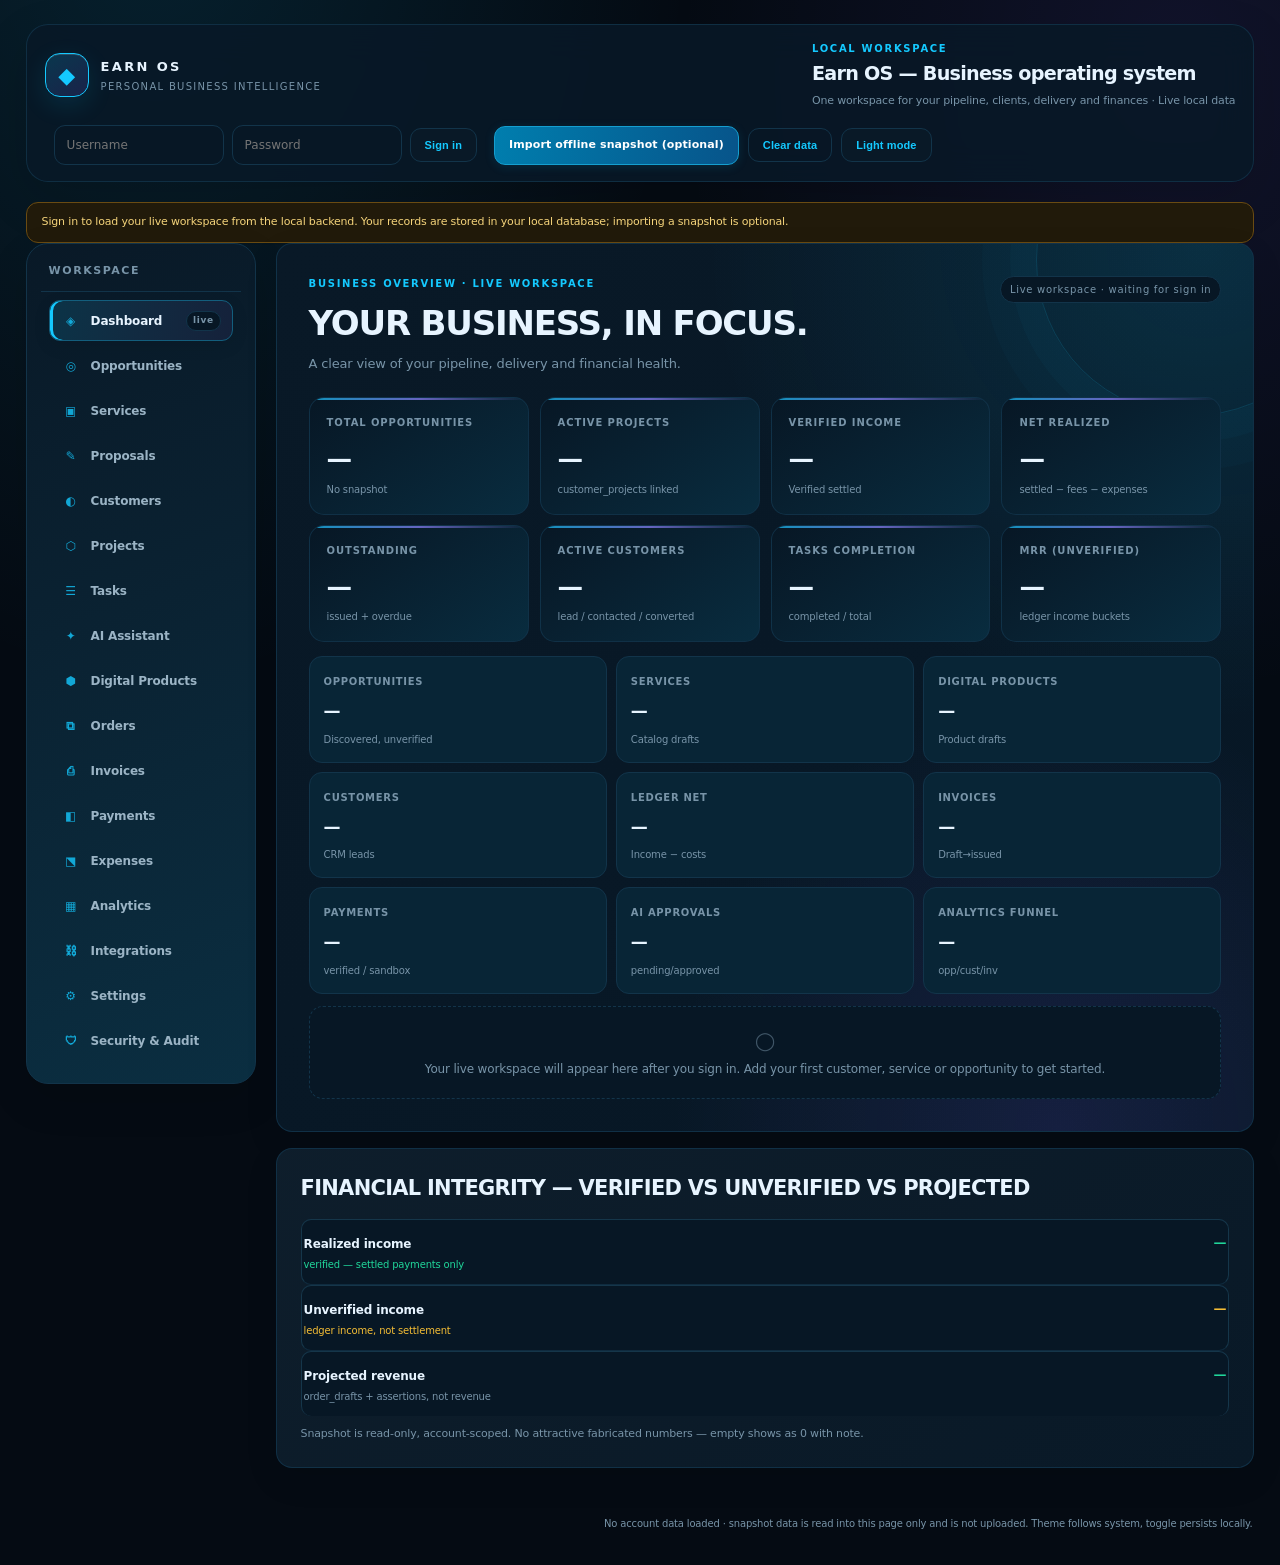
<file: dashboard/index.html>
<!doctype html>
<html lang="en">
<head>
<meta charset="utf-8">
<meta name="viewport" content="width=device-width,initial-scale=1">
<meta name="color-scheme" content="dark light">
<title>Earn OS — Dashboard</title>
</head>
<body style="margin:0;background:#050a12;color:#e7f4ff;font:16px system-ui;padding:40px">
<p>Opening the local workspace…</p>
<p><a href="app.html" style="color:#14c9ff">Continue to Earn OS workspace (M14 SPA, 17 sections)</a> · <a href="connected.html" style="color:#14c9ff">Legacy connected dashboard</a></p>
<script>location.replace("app.html")</script>
</body>
</html>
</file>
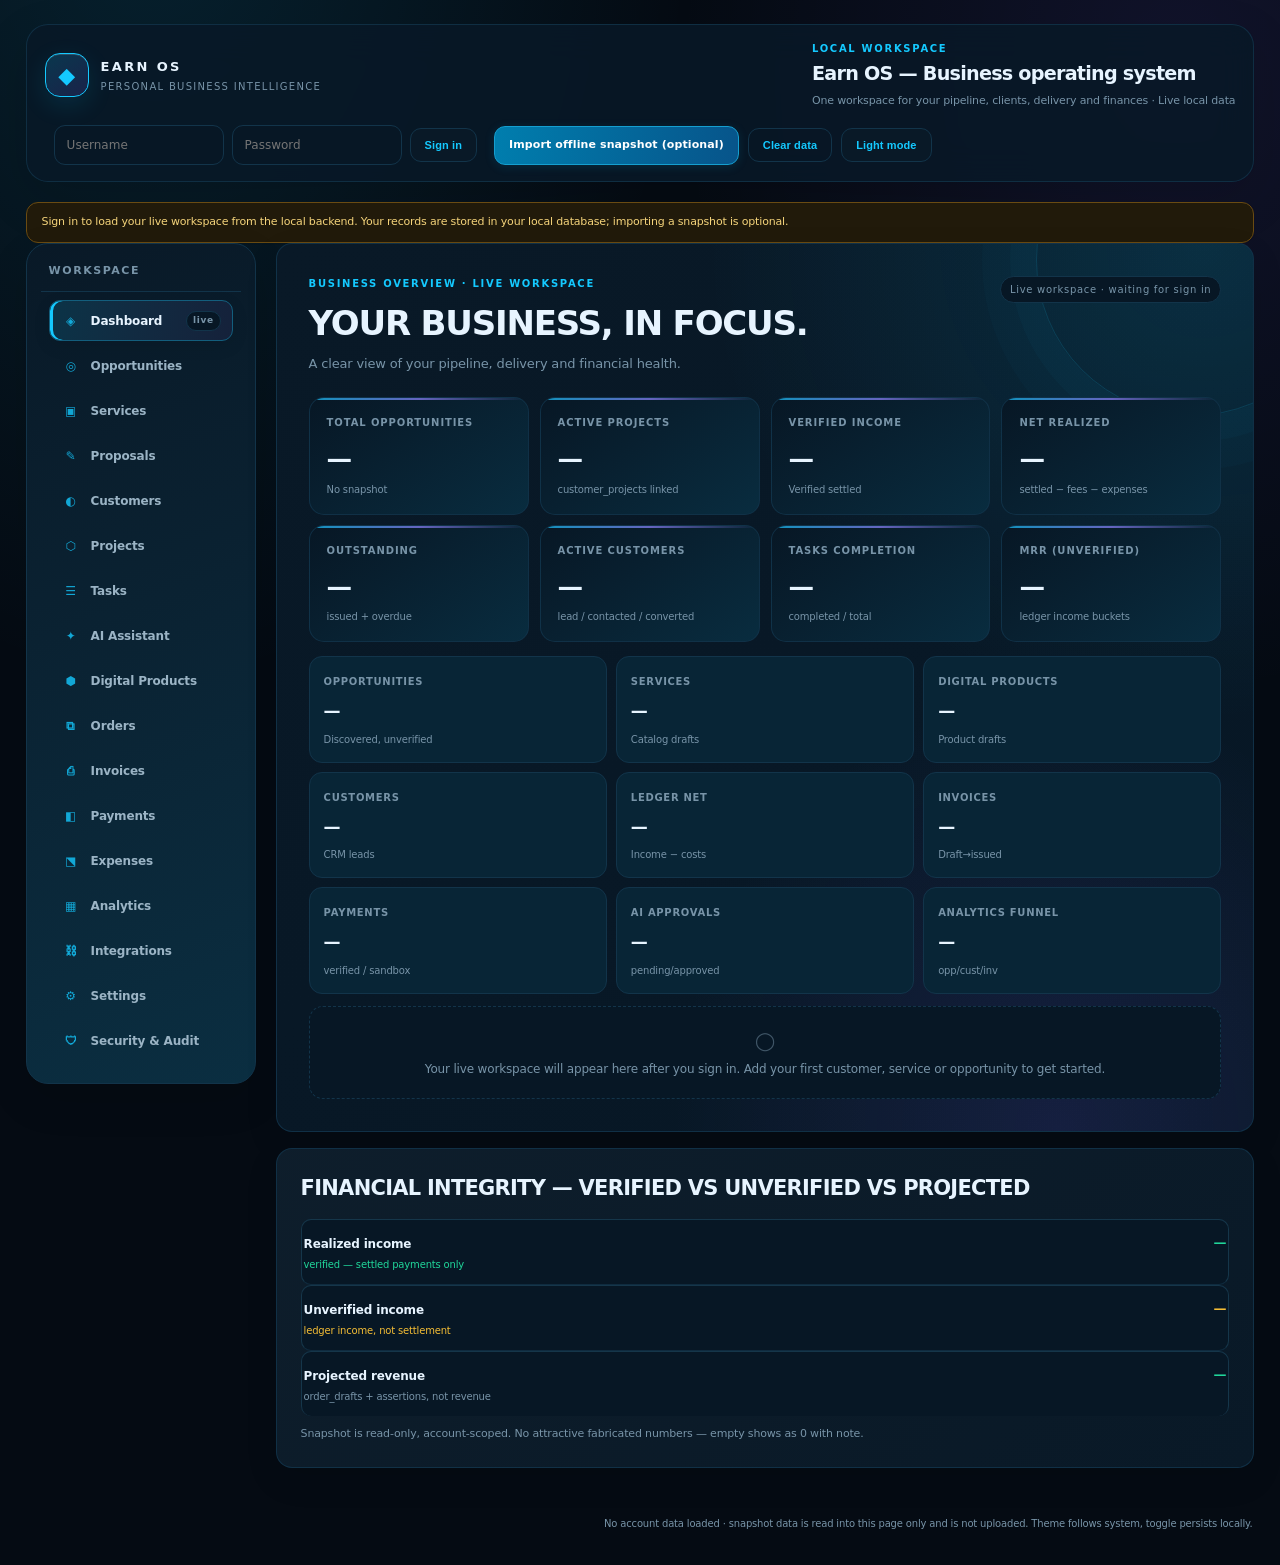
<file: dashboard/app.html>
<!doctype html>
<html lang="en">
<head>
<meta charset="utf-8">
<meta name="viewport" content="width=device-width,initial-scale=1">
<meta name="color-scheme" content="dark light">
<meta name="theme-color" content="#050b13">
<title>Earn OS — Local Workspace</title>
<link rel="preconnect" href="https://fonts.googleapis.com">
<link rel="stylesheet" href="app.css">
</head>
<body>
<a class="skip" href="#main">Skip to content</a>
<div class="shell">
<header class="top" role="banner">
  <div class="brand" aria-label="Earn OS brand">
    <div class="mark" aria-hidden="true">◆</div>
    <div><b>EARN OS</b><small>PERSONAL BUSINESS INTELLIGENCE</small></div>
  </div>
  <div class="title-block">
    <div class="eyebrow">LOCAL WORKSPACE</div>
    <h1>Earn OS — Business operating system</h1>
    <div class="muted">One workspace for your pipeline, clients, delivery and finances · Live local data</div>
  </div>
  <div class="header-actions">
    <span id="signedInAs" class="muted" aria-live="polite"></span>
    <form id="loginForm" class="auth-form" method="post" action="/api/v1/auth/login" autocomplete="on">
      <label class="sr-only" for="loginUsername">Username</label><input id="loginUsername" name="username" autocomplete="username" maxlength="32" placeholder="Username" required>
      <label class="sr-only" for="loginPassword">Password</label><input id="loginPassword" name="password" type="password" autocomplete="current-password" placeholder="Password" required>
      <button class="button" type="submit">Sign in</button><span id="loginMessage" class="muted" role="status"></span>
    </form>
    <button class="button ghost" id="logoutButton" type="button" hidden>Sign out</button>
    <label class="load" for="snapshotFile">Import offline snapshot (optional)<input id="snapshotFile" type="file" accept="application/json,.json" aria-label="Import optional offline snapshot"></label>
    <button class="button ghost" id="clearSnapshot" type="button">Clear data</button>
    <button class="button" id="themeToggle" type="button" aria-pressed="false" aria-label="Toggle dark and light theme">Light mode</button>
  </div>
</header>

<div class="status" id="snapshotStatus" role="status" aria-live="polite" aria-atomic="true">Sign in to load your live workspace from the local backend. Your records are stored in your local database; importing a snapshot is optional.</div><div class="muted" id="lastUpdated" aria-live="polite"></div>
<div id="toastContainer" class="toast-container" aria-live="polite" aria-atomic="true"></div>

<div class="layout">
  <nav class="nav" id="primaryNav" aria-label="Primary">
    <div class="nav-head">
      <strong>Workspace</strong>
      <button class="nav-toggle" id="navToggle" type="button" aria-expanded="false" aria-controls="navList">Menu</button>
    </div>
    <ul class="nav-list" id="navList">
      <li><a href="#/dashboard" data-route="dashboard" aria-current="page"><span class="nav-icon" aria-hidden="true">◈</span> Dashboard <span class="badge">live</span></a></li>
      <li><a href="#/opportunities" data-route="opportunities"><span class="nav-icon">◎</span> Opportunities</a></li>
      <li><a href="#/services" data-route="services"><span class="nav-icon">▣</span> Services</a></li>
      <li><a href="#/proposals" data-route="proposals"><span class="nav-icon">✎</span> Proposals</a></li>
      <li><a href="#/customers" data-route="customers"><span class="nav-icon">◐</span> Customers</a></li>
      <li><a href="#/projects" data-route="projects"><span class="nav-icon">⬡</span> Projects</a></li>
      <li><a href="#/tasks" data-route="tasks"><span class="nav-icon">☰</span> Tasks</a></li>
      <li><a href="#/ai-assistant" data-route="ai-assistant"><span class="nav-icon">✦</span> AI Assistant</a></li>
      <li><a href="#/digital-products" data-route="digital-products"><span class="nav-icon">⬢</span> Digital Products</a></li>
      <li><a href="#/orders" data-route="orders"><span class="nav-icon">⧉</span> Orders</a></li>
      <li><a href="#/invoices" data-route="invoices"><span class="nav-icon">⎙</span> Invoices</a></li>
      <li><a href="#/payments" data-route="payments"><span class="nav-icon">◧</span> Payments</a></li>
      <li><a href="#/expenses" data-route="expenses"><span class="nav-icon">⬔</span> Expenses</a></li>
      <li><a href="#/analytics" data-route="analytics"><span class="nav-icon">▦</span> Analytics</a></li>
      <li><a href="#/integrations" data-route="integrations"><span class="nav-icon">⛓</span> Integrations</a></li>
      <li><a href="#/settings" data-route="settings"><span class="nav-icon">⚙</span> Settings</a></li>
      <li><a href="#/security" data-route="security"><span class="nav-icon">🛡</span> Security &amp; Audit</a></li>
    </ul>
  </nav>

  <main id="main" tabindex="-1" class="content" aria-live="polite">
    <!-- Dashboard -->
    <section class="view active" id="view-dashboard" data-view="dashboard" aria-labelledby="h-dashboard">
      <div class="panel hero dashboard-hero">
        <div class="hero-head">
          <div><div class="eyebrow">BUSINESS OVERVIEW · LIVE WORKSPACE</div><h2 id="h-dashboard">Your business, in focus.</h2><p class="dashboard-subtitle">A clear view of your pipeline, delivery and financial health.</p></div>
          <span class="pill" id="overviewMode">Live workspace · waiting for sign in</span>
        </div>
        <div class="metrics">
          <article class="metric"><div class="label">Total opportunities</div><div class="value" id="dashTotalOpps">—</div><div class="note" id="dashTotalOppsNote">No snapshot</div></article>
          <article class="metric"><div class="label">Active projects</div><div class="value" id="dashActiveProj">—</div><div class="note" id="dashActiveProjNote">customer_projects linked</div></article>
          <article class="metric"><div class="label">Verified income</div><div class="value" id="dashVerified">—</div><div class="note" id="dashVerifiedNote">Verified settled</div></article>
          <article class="metric"><div class="label">Net realized</div><div class="value" id="dashNet">—</div><div class="note" id="dashNetNote">settled − fees − expenses</div></article>
        </div>
        <div class="metrics" style="margin-top:10px">
          <article class="metric"><div class="label">Outstanding</div><div class="value" id="dashOutstanding">—</div><div class="note" id="dashOutstandingNote">issued + overdue</div></article>
          <article class="metric"><div class="label">Active customers</div><div class="value" id="dashActiveCust">—</div><div class="note">lead / contacted / converted</div></article>
          <article class="metric"><div class="label">Tasks completion</div><div class="value" id="dashTasks">—</div><div class="note" id="dashTasksNote">completed / total</div></article>
          <article class="metric"><div class="label">MRR (unverified)</div><div class="value" id="dashMrr">—</div><div class="note" id="dashMrrNote">ledger income buckets</div></article>
        </div>
        <div class="streams" style="margin-top:14px">
          <div class="stream"><span>Opportunities</span><strong id="workOpps">—</strong><small id="workOppsNote">Discovered, unverified</small></div>
          <div class="stream"><span>Services</span><strong id="workServices">—</strong><small>Catalog drafts</small></div>
          <div class="stream"><span>Digital products</span><strong id="workProducts">—</strong><small>Product drafts</small></div>
          <div class="stream"><span>Customers</span><strong id="workCustomers">—</strong><small>CRM leads</small></div>
          <div class="stream"><span>Ledger net</span><strong id="workLedgerNet">—</strong><small>Income − costs</small></div>
          <div class="stream"><span>Invoices</span><strong id="workInvoicesIssued">—</strong><small>Draft→issued</small></div>
          <div class="stream"><span>Payments</span><strong id="workProvider">—</strong><small>verified / sandbox</small></div>
          <div class="stream"><span>AI approvals</span><strong id="workAI">—</strong><small>pending/approved</small></div>
          <div class="stream"><span>Analytics funnel</span><strong id="workFunnel">—</strong><small>opp/cust/inv</small></div>
        </div>
        <div class="empty" id="overviewEmpty" style="margin-top:12px">Your live workspace will appear here after you sign in. Add your first customer, service or opportunity to get started.</div>
      </div>
      <div class="panel">
        <h2>Financial integrity — verified vs unverified vs projected</h2>
        <div class="rows">
          <div class="row"><div><b>Realized income</b><small id="dashRealizedNote" style="color:var(--ok)">verified — settled payments only</small></div><strong id="dashRealized" style="color:var(--ok)">—</strong></div>
          <div class="row"><div><b>Unverified income</b><small style="color:var(--warn)">ledger income, not settlement</small></div><strong id="dashUnverified" style="color:var(--warn)">—</strong></div>
          <div class="row"><div><b>Projected revenue</b><small style="color:var(--muted)">order_drafts + assertions, not revenue</small></div><strong id="dashProjected">—</strong></div>
        </div>
        <div class="muted" style="margin-top:10px">Snapshot is read-only, account-scoped. No attractive fabricated numbers — empty shows as 0 with note.</div>
      </div>
    </section>

    <!-- Opportunities -->
    <section class="view" id="view-opportunities" data-view="opportunities" aria-labelledby="h-opportunities" hidden>
      <div class="panel">
        <div class="panel-head">
          <h2 id="h-opportunities">Opportunities — manual &amp; connector discovery</h2>
          <div class="panel-actions"><input id="oppSearch" class="input" placeholder="Filter by title or status…" aria-label="Filter opportunities"><button class="button" id="oppClear" type="button">Clear</button></div>
        </div>
        <div class="rows">
          <div class="row"><div><b>Total opportunities</b><small id="oppStatus">No snapshot loaded</small></div><strong id="oppCount">—</strong></div>
          <div class="row"><div><b>Active</b><small>discovered / vetted / pursuing</small></div><strong id="oppActiveCount">—</strong></div>
          <div class="row"><div><b>Budget sum</b><small>INR, unverified, not revenue</small></div><strong id="oppAmount">—</strong></div>
        </div>
        <h3>By status</h3>
        <div class="rows" id="oppByStatus"><div class="empty">No snapshot loaded — statuses appear after you create opportunities.</div></div>
        <div class="chart-wrap" id="oppChart" aria-hidden="true"></div>
      </div>
            <div class="panel live-crud-panel" data-live-resource="opportunities"></div>
      </section>

    <!-- Services -->
    <section class="view" id="view-services" data-view="services" aria-labelledby="h-services" hidden>
      <div class="panel">
        <div class="panel-head">
          <h2 id="h-services">Services — sellable catalog</h2>
          <div class="panel-actions"><input id="svcSearch" class="input" placeholder="Filter services…" aria-label="Filter services"></div>
        </div>
        <div class="rows">
          <div class="row"><div><b>Services</b><small id="svcStatus">No snapshot loaded</small></div><strong id="svcCount">—</strong></div>
          <div class="row"><div><b>Price sum</b><small>INR, draft/published unverified</small></div><strong id="svcAmount">—</strong></div>
        </div>
        <h3>By status</h3>
        <div class="rows" id="svcByStatus"><div class="empty">No snapshot — create via tracker 9–11.</div></div>
      </div>
            <div class="panel live-crud-panel" data-live-resource="services"></div>
      </section>

    <!-- Proposals -->
    <section class="view" id="view-proposals" data-view="proposals" aria-labelledby="h-proposals" hidden>
      <div class="panel">
        <div class="panel-head">
          <h2 id="h-proposals">Proposals — sent &amp; accepted</h2>
          <span class="pill" id="propStatus">No snapshot</span>
        </div>
        <div class="rows">
          <div class="row"><div><b>Applications submitted</b><small>sent / accepted / rejected</small></div><strong id="propSubmitted">—</strong></div>
          <div class="row"><div><b>Proposals accepted</b><small>accepted</small></div><strong id="propAccepted">—</strong></div>
          <div class="row"><div><b>Conversion</b><small>accepted / total</small></div><strong id="propConversion">—</strong></div>
        </div>
        <h3>Recent activity</h3>
        <div class="rows" id="propByStatus"><div class="empty">No snapshot — proposals via tracker 53–55.</div></div>
      </div>
            <div class="panel live-crud-panel" data-live-resource="proposals"></div>
      </section>

    <!-- Customers -->
    <section class="view" id="view-customers" data-view="customers" aria-labelledby="h-customers" hidden>
      <div class="panel">
        <div class="panel-head">
          <h2 id="h-customers">Customers — CRM leads</h2>
          <div class="panel-actions"><input id="custSearch" class="input" placeholder="Filter customers…" aria-label="Filter customers"></div>
        </div>
        <div class="rows"><div class="row"><div><b>Leads</b><small id="custStatus">No snapshot loaded</small></div><strong id="custCount">—</strong></div><div class="row"><div><b>Active</b><small>lead / contacted / converted</small></div><strong id="custActive">—</strong></div></div>
        <h3>By status</h3>
        <div class="rows" id="custByStatus"><div class="empty">No snapshot — add via tracker 16–18.</div></div>
        <h3>Activity</h3>
        <div class="rows" id="customerActivityDetail"><div class="empty">No snapshot — customer activity appears after data.</div></div>
      </div>
            <div class="panel live-crud-panel" data-live-resource="customers"></div>
      </section>

    <!-- Projects -->
    <section class="view" id="view-projects" data-view="projects" aria-labelledby="h-projects" hidden>
      <div class="panel">
        <h2 id="h-projects">Projects — customer-linked work</h2>
        <div class="rows">
          <div class="row"><div><b>Active projects</b><small>customer_projects linked</small></div><strong id="projActive">—</strong></div>
          <div class="row"><div><b>Total projects</b><small>linked tasks</small></div><strong id="projTotal">—</strong></div>
        </div>
        <h3>Projects by customer</h3>
        <div class="rows" id="projByCustomer"><div class="empty">No snapshot — link via tracker 79.</div></div>
      </div>
      <div class="panel live-crud-panel" data-live-resource="projects"></div>
    </section>

    <!-- Tasks -->
    <section class="view" id="view-tasks" data-view="tasks" aria-labelledby="h-tasks" hidden>
      <div class="panel">
        <h2 id="h-tasks">Tasks — execution &amp; completion</h2>
        <div class="rows">
          <div class="row"><div><b>Queued tasks</b><small id="taskQueuedNote">queued / leased</small></div><strong id="taskQueued">—</strong></div>
          <div class="row"><div><b>Project tasks</b><small id="taskProjNote">by status</small></div><strong id="taskProjCount">—</strong></div>
          <div class="row"><div><b>Completion</b><small>completed / total</small></div><strong id="taskCompletion">—</strong></div>
        </div>
        <h3>By status</h3>
        <div class="rows" id="taskByStatus"><div class="empty">No snapshot — tasks via tracker &amp; project_tasks.</div></div>
        <div class="chart-wrap" id="taskChart"></div>
      </div>
            <div class="panel live-crud-panel" data-live-resource="tasks"></div>
      </section>

    <!-- AI Assistant -->
    <section class="view" id="view-ai-assistant" data-view="ai-assistant" aria-labelledby="h-ai-assistant" hidden>
      <div class="ai-hero">
        <div class="ai-hero-copy">
          <div class="ai-kicker"><span class="ai-live-dot"></span> EARN OS INTELLIGENCE</div>
          <h2 id="h-ai-assistant">Your AI workspace.<br><span>Ideas into action.</span></h2>
          <p>Draft, analyze and prepare work with your local AI. You stay in control of every consequential action.</p>
          <div class="ai-hero-tags"><span>PRIVATE BY DEFAULT</span><span>HUMAN APPROVAL</span><span>LOCAL INFERENCE</span></div>
        </div>
        <div class="ai-orbit-scene" aria-hidden="true">
          <div class="ai-orbit ai-orbit-one"></div><div class="ai-orbit ai-orbit-two"></div>
          <div class="ai-orbit ai-orbit-three"></div><div class="ai-core"><span>AI</span></div>
          <i class="ai-orbit-node node-one"></i><i class="ai-orbit-node node-two"></i><i class="ai-orbit-node node-three"></i>
        </div>
        <div class="ai-hero-glow"></div>
      </div>
      <div class="ai-status-grid">
        <article class="ai-status-card"><span class="ai-status-icon">◈</span><div><small>ACTIVE PROVIDER</small><strong id="aiProviderStatus">—</strong><span id="aiProviderInfo">Sign in to inspect local provider</span></div></article>
        <article class="ai-status-card"><span class="ai-status-icon">⌁</span><div><small>APPROVAL QUEUE</small><strong id="aiCount">—</strong><span id="aiStatus">Owner-scoped approval queue</span></div></article>
        <article class="ai-status-card ai-safety-card"><span class="ai-status-icon">⛨</span><div><small>SAFETY SYSTEM</small><strong id="emergencyState">—</strong><span id="emergencyStatus">Safety control</span></div></article>
      </div>
      <div class="ai-safety-note">AI output is draft-only and unverified. Consequential actions require a separate approval decision. Approving an item records consent; it does not send, publish, purchase, refund, delete, or modify external systems.</div>
      <div class="panel ai-panel">
        <h3>Local AI provider</h3>
        <p class="muted">Use the built-in stub or a model served by Ollama on this computer. Remote AI providers remain disabled.</p>
        <form id="aiProviderForm" class="ai-form">
          <label class="live-field">Provider<select id="aiProviderSelect" required><option value="stub">Built-in draft stub</option><option value="ollama">Local Ollama</option></select></label>
          <label class="live-field">Model name<input id="aiProviderModel" maxlength="128" required placeholder="e.g. qwen3.5:4b" value="stub-draft-v1"></label>
          <label class="live-field">Ollama endpoint<input id="aiProviderBaseUrl" maxlength="512" value="http://127.0.0.1:11434" spellcheck="false"></label>
          <button class="button" type="submit">Save local provider</button>
        </form>
        <p class="muted" id="aiProviderConfigNote">Ollama requests are restricted to a loopback HTTP endpoint. Model output is always an unverified draft.</p>
        <p class="muted" id="aiProviderUsage" aria-live="polite">Sign in to view local token usage.</p>
      </div>
      <div class="panel ai-panel"><h3>Ask the assistant</h3>
        <form id="aiChatForm" class="ai-form">
          <label class="live-field">Your request<textarea id="aiPrompt" rows="3" maxlength="4000" required placeholder="e.g. Help outline a proposal for a website client"></textarea></label>
          <label class="live-field">Optional reference content<textarea id="aiExternalContent" rows="2" maxlength="12000" placeholder="Reference text is treated as data, not instructions."></textarea></label>
          <button class="button" type="submit">Generate draft</button>
        </form><pre class="ai-output" id="aiChatOutput" aria-live="polite">No AI response yet.</pre>
      </div>
      <div class="panel ai-panel"><h3>Prepare a tool preview / approval request</h3>
        <form id="aiProposalForm" class="ai-form">
          <label class="live-field">Tool<select id="aiToolName" required><option value="">Load tools after sign-in</option></select></label>
          <label class="live-field">Arguments (JSON)<textarea id="aiToolArgs" rows="4" required spellcheck="false">{}</textarea></label>
          <button class="button" type="submit">Prepare preview</button>
        </form><pre class="ai-output" id="aiProposalOutput" aria-live="polite">No proposal prepared.</pre>
      </div>
      <div class="panel ai-panel"><div class="panel-head"><h3>Approval queue</h3><button class="button ghost" type="button" id="aiRefreshButton">Refresh</button></div>
        <div id="aiApprovalList"><div class="empty">Sign in to load your approvals.</div></div>
      </div>
      <div class="panel ai-panel ai-emergency"><h3>Emergency control</h3>
        <p class="muted">The stop blocks new approval requests and consequential execution through the existing approval engine. Clearing it requires explicit confirmation.</p>
        <div class="live-record-actions"><button class="button danger" type="button" id="aiEmergencyStop">Activate emergency stop</button><button class="button ghost" type="button" id="aiEmergencyClear">Clear emergency stop</button></div>
      </div>
    </section>

    <!-- Digital Products -->
    <section class="view" id="view-digital-products" data-view="digital-products" aria-labelledby="h-digital-products" hidden>
      <div class="panel">
        <h2 id="h-digital-products">Digital Products — workspace</h2>
        <div class="rows">
          <div class="row"><div><b>Products</b><small id="prodStatus">No snapshot loaded</small></div><strong id="prodCount">—</strong></div>
          <div class="row"><div><b>Price sum</b><small>INR drafts</small></div><strong id="prodAmount">—</strong></div>
        </div>
        <h3>By status</h3>
        <div class="rows" id="prodByStatus"><div class="empty">No snapshot — create via tracker 13–15.</div></div>
      </div>
            <div class="panel live-crud-panel" data-live-resource="products"></div>
      </section>

    <!-- Orders -->
    <section class="view" id="view-orders" data-view="orders" aria-labelledby="h-orders" hidden>
      <div class="panel">
        <h2 id="h-orders">Orders — customer orders &amp; drafts</h2>
        <div class="rows">
          <div class="row"><div><b>Orders</b><small id="ordersStatus">No snapshot</small></div><strong id="ordersCount">—</strong></div>
          <div class="row"><div><b>Amount</b><small>INR, unverified</small></div><strong id="ordersAmount">—</strong></div>
          <div class="row"><div><b>Order drafts</b><small>projected</small></div><strong id="orderDrafts">—</strong></div>
        </div>
        <div class="rows" id="ordersByStatus"><div class="empty">No snapshot — orders via tracker 78.</div></div>
      </div>
      <div class="panel live-crud-panel" data-live-resource="orders"></div>
    </section>

    <!-- Invoices -->
    <section class="view" id="view-invoices" data-view="invoices" aria-labelledby="h-invoices" hidden>
      <div class="panel">
        <h2 id="h-invoices">Invoices — auditable, PDF stub</h2>
        <div class="rows">
          <div class="row"><div><b>Invoices</b><small id="invoiceStatus">No snapshot loaded</small></div><strong id="invoiceCount">—</strong></div>
          <div class="row"><div><b>Amount sum</b><small>INR, draft→issued→paid/overdue/void</small></div><strong id="invoiceAmount">—</strong></div>
          <div class="row"><div><b>Outstanding</b><small>issued + overdue</small></div><strong id="invoiceOutstanding">—</strong></div>
        </div>
        <h3>By status</h3>
        <div class="rows" id="invoiceByStatus"><div class="empty">No snapshot — create via tracker 28–30.</div></div>
      </div>
            <div class="panel live-crud-panel" data-live-resource="invoices"></div>
      </section>

    <!-- Payments -->
    <section class="view" id="view-payments" data-view="payments" aria-labelledby="h-payments" hidden>
      <div class="panel">
        <h2 id="h-payments">Payments — verified &amp; sandbox</h2>
        <div class="rows">
          <div class="row"><div><b>Verified received</b><small id="payVerifiedNote">verified</small></div><strong id="payVerified">—</strong></div>
          <div class="row"><div><b>Provider orders</b><small id="providerCountNote">No snapshot loaded</small></div><strong id="providerCount">—</strong></div>
          <div class="row"><div><b>Events</b><small>HMAC verified</small></div><strong id="providerEventsCount">—</strong></div>
        </div>
        <h3>By status</h3>
        <div class="rows" id="providerByStatus"><div class="empty">No snapshot — sandbox orders via tracker 31–33.</div></div>
        <h3>By provider</h3>
        <div class="rows" id="providerByProvider"><div class="empty">razorpay / stripe breakdown appears after data.</div></div>
        <h3>11-concept &amp; verified ledger</h3>
        <div class="rows" id="ledger11Rows"><div class="empty">No snapshot — 11-concept separation shown after data.</div></div>
      </div>
            <div class="panel live-crud-panel" data-live-resource="payments"></div>
      </section>

    <!-- Expenses -->
    <section class="view" id="view-expenses" data-view="expenses" aria-labelledby="h-expenses" hidden>
      <div class="panel">
        <h2 id="h-expenses">Expenses — platform fees &amp; ledger</h2>
        <div class="rows">
          <div class="row"><div><b>Expenses</b><small id="expStatus">No snapshot</small></div><strong id="expCount">—</strong></div>
          <div class="row"><div><b>Amount</b><small>verified</small></div><strong id="expAmount">—</strong></div>
          <div class="row"><div><b>Platform fees</b><small>platform</small></div><strong id="expFees">—</strong></div>
          <div class="row"><div><b>Ledger net</b><small>unverified</small></div><strong id="ledgerNet">—</strong></div>
        </div>
        <h3>By kind</h3>
        <div class="rows" id="ledgerByKind"><div class="empty">No snapshot — add via tracker 22.</div></div>
        <div class="rows" id="expChart"><div class="empty">No snapshot — expense chart appears after data.</div></div>
      </div>
            <div class="panel live-crud-panel" data-live-resource="expenses"></div>
      <div class="panel live-crud-panel" data-live-resource="ledger"></div>
      </section>

    <!-- Analytics -->
    <section class="view" id="view-analytics" data-view="analytics" aria-labelledby="h-analytics" hidden>
      <div class="panel">
        <h2 id="h-analytics">Analytics — funnel / MRR / conversion</h2>
        <div class="rows">
          <div class="row"><div><b>Funnel</b><small id="funnelStatus">No analytics</small></div><strong id="analyticsFunnel">—</strong></div>
          <div class="row"><div><b>MRR total</b><small id="mrrStatus">No MRR</small></div><strong id="analyticsMrr">—</strong></div>
        </div>
        <h3>Monthly buckets (UTC)</h3>
        <div class="rows" id="analyticsBuckets"><div class="empty">No snapshot — MRR buckets are monthly ledger income, unverified.</div></div>
      </div>
      <div class="panel">
        <h2>Revenue Analytics — business intelligence</h2>
        <div class="muted" style="margin-bottom:8px">All metrics derived from persisted owned rows. Empty shows honest empty state — never fabricated. Verified strictly separated.</div>
        <div class="filter-bar">
          <label class="field"><span>From</span><input id="revFrom" type="month" aria-label="Filter from month"></label>
          <label class="field"><span>To</span><input id="revTo" type="month" aria-label="Filter to month"></label>
          <button class="button" id="revFilterBtn" type="button">Apply filter</button>
          <button class="button ghost" id="revClearFilter" type="button">Clear</button>
        </div>
        <div id="revFilterStatus" class="muted" style="margin-bottom:10px">Showing all-time (no filter).</div>
        <div class="rows" id="revenueMetrics">
          <div class="row"><div><b>Total opportunities</b><small id="revTotalOppsNote">No snapshot</small></div><strong id="revTotalOpps">—</strong></div>
          <div class="row"><div><b>Active opportunities</b><small>discovered / vetted / pursuing</small></div><strong id="revActiveOpps">—</strong></div>
          <div class="row"><div><b>Applications submitted</b><small>proposals sent+</small></div><strong id="revAppsSubmitted">—</strong></div>
          <div class="row"><div><b>Proposals accepted</b><small>accepted</small></div><strong id="revPropsAccepted">—</strong></div>
          <div class="row"><div><b>Active customers</b><small>lead / contacted / converted</small></div><strong id="revActiveCust">—</strong></div>
          <div class="row"><div><b>Active projects</b><small>projects + tasks</small></div><strong id="revActiveProj">—</strong></div>
          <div class="row"><div><b>Orders</b><small id="revOrdersNote">customer_orders</small></div><strong id="revOrders">—</strong></div>
          <div class="row"><div><b>Invoices</b><small id="revInvoicesNote">issued / overdue</small></div><strong id="revInvoices">—</strong></div>
          <div class="row"><div><b>Outstanding</b><small id="revOutstandingNote">issued+overdue</small></div><strong id="revOutstanding">—</strong></div>
          <div class="row"><div><b>Verified received</b><small id="revVerifiedNote">verified</small></div><strong id="revVerified">—</strong></div>
          <div class="row"><div><b>Expenses</b><small id="revExpensesNote">verified</small></div><strong id="revExpenses">—</strong></div>
          <div class="row"><div><b>Platform fees</b><small>platform</small></div><strong id="revFees">—</strong></div>
          <div class="row"><div><b>Net realized</b><small id="revNetNote">verified</small></div><strong id="revNet">—</strong></div>
          <div class="row"><div><b>Avg project value</b><small>avg orders</small></div><strong id="revAvgProject">—</strong></div>
          <div class="row"><div><b>Workload</b><small id="revWorkloadNote">queued + tasks</small></div><strong id="revWorkload">—</strong></div>
          <div class="row"><div><b>Conversion</b><small id="revConversionNote">opps / customers</small></div><strong id="revConversion">—</strong></div>
        </div>
        <h3>Income separation</h3>
        <div class="rows" id="incomeSeparation">
          <div class="row"><div><b>Realized</b><small style="color:var(--ok)">verified</small></div><strong id="incomeRealized">—</strong></div>
          <div class="row"><div><b>Unverified</b><small style="color:var(--warn)">ledger</small></div><strong id="incomeUnverified">—</strong></div>
          <div class="row"><div><b>Projected</b><small style="color:var(--muted)">not revenue</small></div><strong id="incomeProjected">—</strong></div>
        </div>
        <h3>Revenue trends</h3>
        <div class="chart" id="revenueChart"><div class="empty">No snapshot — revenue chart shows monthly realized vs projected.</div></div>
        <h3>Expense trends</h3>
        <div class="chart" id="expenseChart"><div class="empty">No snapshot — expense chart appears after data.</div></div>
        <h3>Opportunity funnel</h3>
        <div class="rows" id="oppFunnelDetail"><div class="empty">No snapshot — funnel shows discovered → vetted → pursuing.</div></div>
        <h3>Customer activity</h3>
        <div class="rows" id="analyticsCustomerActivityDetail"><div class="empty">No snapshot — customer activity appears after data.</div></div>
        <h3>Exportable reports</h3>
        <div class="rows">
          <div class="row"><div><b>CSV</b><small>Business intelligence, verification column</small></div><button class="button" id="revExportBtn" type="button">Download CSV</button></div>
          <div class="row"><div><b>JSON</b><small>Full dump</small></div><button class="button" id="revExportJsonBtn" type="button">Download JSON</button></div>
        </div>
      </div>
    </section>

    <!-- Integrations -->
    <section class="view" id="view-integrations" data-view="integrations" aria-labelledby="h-integrations" hidden>
      <div class="panel">
        <h2 id="h-integrations">Integrations — connectors</h2>
        <div class="rows">
          <div class="row"><div><b>Framework</b><small>10/min per owner/connector, retry capped</small></div><strong>READY</strong></div>
          <div class="row"><div><b>Gmail / Drive / GitHub</b><small>deterministic stubs, no network</small></div><strong>stub sandbox</strong></div>
        </div>
        <h3>How to use</h3>
        <div class="rows">
          <div class="row"><div><b>Tracker 46–48</b><small>list, fetch, import</small></div><strong>—</strong></div>
          <div class="row"><div><b>Manual fallback</b><small>always available</small></div><strong>—</strong></div>
        </div>
        <div class="muted" style="margin-top:10px">Real OAuth is BLOCKED until credentials are configured; caps title 1..200, url 1..2048.</div>
        <div class="rows" id="integrationStatus"><div class="empty">No snapshot — connectors via tracker.</div></div>
      </div>
    </section>

    <!-- Settings -->
    <section class="view" id="view-settings" data-view="settings" aria-labelledby="h-settings" hidden>
      <div class="panel">
        <h2 id="h-settings">Settings — workspace preferences</h2>
        <form id="settingsForm" novalidate>
          <div class="form-grid">
            <label class="field"><span>Workspace name <em>*</em></span><input id="settName" class="input" type="text" placeholder="My workspace" maxlength="40" required aria-describedby="settNameErr"><span class="field-error" id="settNameErr" role="alert"></span></label>
            <label class="field"><span>Contact email <em>*</em></span><input id="settEmail" class="input" type="email" placeholder="you@example.com" required aria-describedby="settEmailErr"><span class="field-error" id="settEmailErr" role="alert"></span></label>
            <label class="field"><span>Currency</span><select id="settCurrency" class="input" aria-label="Currency"><option value="INR" selected>INR — Indian Rupee</option><option value="USD">USD — US Dollar (preview)</option></select></label>
            <label class="field"><span>Notifications</span><select id="settNotify" class="input"><option value="all">All</option><option value="important">Important only</option><option value="none">None</option></select></label>
          </div>
          <div class="form-actions"><button class="button primary" type="submit">Save settings</button><button class="button ghost" type="button" id="settReset" >Reset</button></div>
          <div class="muted" style="margin-top:8px">Settings are stored locally in your browser (localStorage) — no server. Validation is client-side.</div>
        </form>
      </div>
      <div class="panel">
        <h2>Data &amp; privacy</h2>
        <div class="rows">
          <div class="row"><div><b>Snapshot file</b><small id="settSnapshotName">None loaded</small></div><strong id="settSnapshotSchema">—</strong></div>
          <div class="row"><div><b>Storage</b><small>Private file, 1 MB cap, never uploaded</small></div><strong>local</strong></div>
        </div>
        <div class="muted" style="margin-top:10px">Load snapshot via header. Clear data removes it from this browser only.</div>
      </div>
    </section>

    <!-- Security -->
    <section class="view" id="view-security" data-view="security" aria-labelledby="h-security" hidden>
      <div class="panel">
        <h2 id="h-security">Security &amp; Audit Logs</h2>
        <dl class="kv">
          <dt>Snapshot generated</dt><dd id="snapshotGenerated">Not loaded</dd>
          <dt>Database schema</dt><dd id="snapshotSchema">Not loaded</dd>
          <dt>Data mode</dt><dd id="snapshotMode">Waiting for a snapshot</dd>
          <dt>Snapshot file</dt><dd id="snapshotFileName">None loaded</dd>
          <dt>Schema version</dt><dd id="diagSchema">—</dd>
          <dt>Read-only</dt><dd id="diagReadonly">Snapshot data is read into this page only and is not uploaded.</dd>
        </dl>
        <h3>Audit trail (snapshot)</h3>
        <div class="rows" id="auditRows"><div class="empty">No snapshot — audit logs appear after data. History is owner-scoped, not tamper-evident.</div></div>
        <h3>Boundaries</h3>
        <div class="rows">
          <div class="row"><div><b>Private data</b><small>File must be selected manually; path never sent to server.</small></div></div>
          <div class="row"><div><b>Doctor</b><small><code>python -m ai_earn doctor</code> checks permission_error, immutable=1, backups.</small></div></div>
          <div class="row"><div><b>Recovery</b><small>Backups are explicit copies to new path; restore is another copy.</small></div></div>
        </div>
      </div>
      <div class="panel">
        <h2>Data boundaries</h2>
        <div class="rows">
          <div class="row"><div><b>Pipeline</b><small>Owner-entered assertions, not guaranteed contracts.</small></div></div>
          <div class="row"><div><b>Invoice drafts</b><small>Local proposals only; not issued.</small></div></div>
          <div class="row"><div><b>Payment observations</b><small>Unverified notes; screenshot is not proof.</small></div></div>
          <div class="row"><div><b>Verified income</b><small>Only verified ledger counts as realized.</small></div></div>
        </div>
      </div>
    </section>

    <div class="footer" id="dashboardFootnote">No account data loaded · snapshot data is read into this page only and is not uploaded. Theme follows system, toggle persists locally.</div>
  </main>
</div>
</div>
<div id="loadingOverlay" class="loading-overlay" hidden aria-hidden="true"><div class="spinner" aria-label="Loading"></div><span>Loading snapshot…</span></div>
<script src="app.js" defer></script>
</body>
</html>
</file>
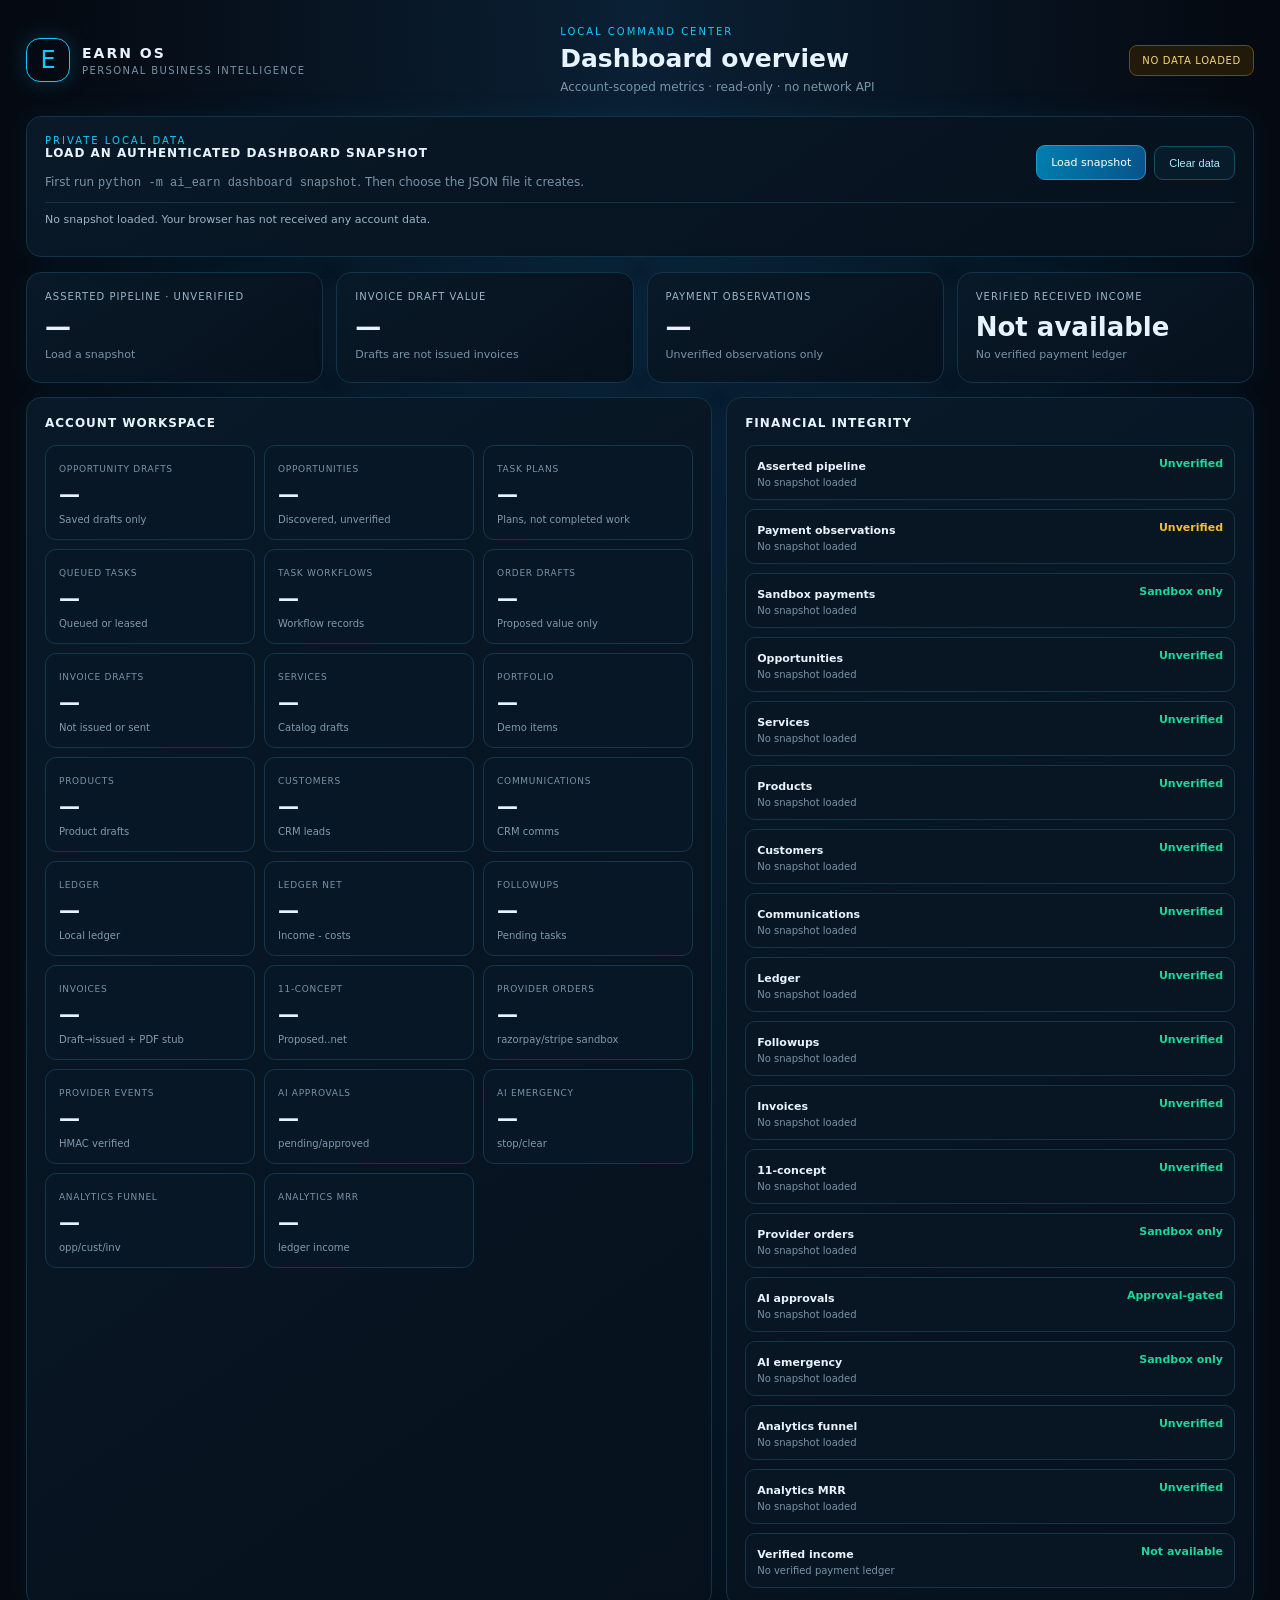
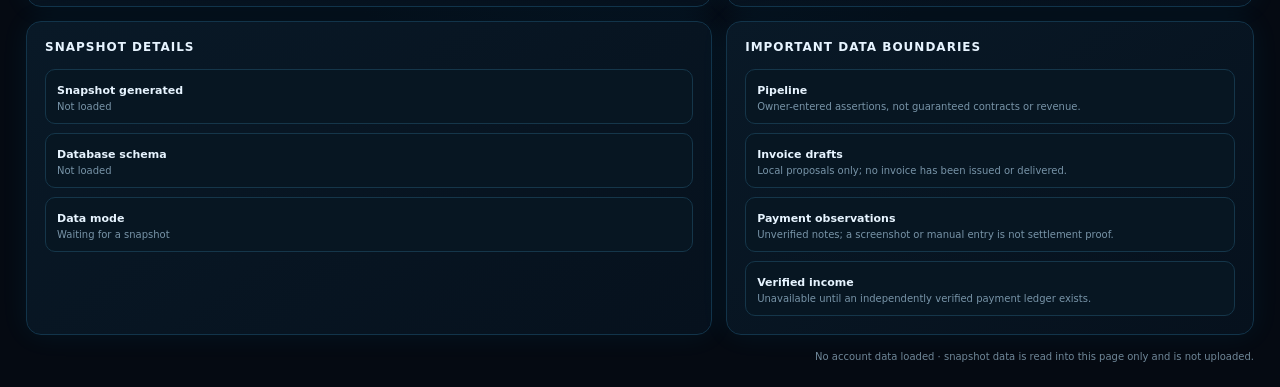
<file: dashboard/connected.html>
<!doctype html>
<html lang="en"><head><meta charset="utf-8"><meta name="viewport" content="width=device-width,initial-scale=1"><meta name="theme-color" content="#050b13"><title>Earn OS — Connected Local Dashboard</title>
<style>
:root{color-scheme:dark;--line:#12344a;--cyan:#14c9ff;--green:#20d69a;--gold:#f4bd35;--muted:#7894a8;--text:#e7f4ff}
*{box-sizing:border-box}body{margin:0;min-height:100vh;background:radial-gradient(ellipse at 50% 0,#0a2034 0,#050a12 65%);color:var(--text);font:14px Inter,system-ui,Segoe UI,sans-serif}.shell{max-width:1500px;margin:auto;padding:26px}.top{display:flex;justify-content:space-between;align-items:center;gap:18px;margin-bottom:22px}.brand{display:flex;align-items:center;gap:12px}.mark{width:44px;height:44px;border:1px solid var(--cyan);border-radius:14px;display:grid;place-items:center;color:var(--cyan);font-size:24px;box-shadow:0 0 22px #00bfff35}.brand b{letter-spacing:2px}.brand small{display:block;color:var(--muted);font-size:10px;letter-spacing:1.4px;margin-top:4px}.eyebrow{font-size:10px;color:var(--cyan);letter-spacing:2px;text-transform:uppercase}.top h1{font-size:25px;margin:7px 0}.muted{color:var(--muted);font-size:12px}.status{border:1px solid #6a4b12;background:#211a0a;color:#f5d47b;border-radius:8px;padding:9px 12px;font-size:10px;letter-spacing:.7px}.panel,.metric{background:linear-gradient(145deg,#091927,#06111d);border:1px solid var(--line);border-radius:15px;box-shadow:0 0 28px #00bfff12}.import{padding:18px;margin-bottom:15px;display:grid;grid-template-columns:1fr auto;gap:12px;align-items:center}.import h2{font-size:15px;margin:5px 0}.controls{display:flex;gap:8px;align-items:center;flex-wrap:wrap}.load{position:relative;overflow:hidden;display:inline-flex;align-items:center;background:linear-gradient(100deg,#007eae,#07548a);border:1px solid #159fd0;border-radius:9px;padding:10px 14px;color:white;font-size:11px;cursor:pointer}.load input{position:absolute;inset:0;width:100%;height:100%;opacity:0;cursor:pointer}.button{border:1px solid #15506a;background:#071b2b;border-radius:9px;padding:10px 14px;color:#a8eaff;font-size:11px;cursor:pointer}.message{grid-column:1/-1;border-top:1px solid var(--line);padding-top:10px;color:#9bb4c5;font-size:11px}.metrics{display:grid;grid-template-columns:repeat(4,minmax(0,1fr));gap:13px}.metric{padding:18px;min-width:0}.label{font-size:10px;color:#9bb4c5;letter-spacing:1px;text-transform:uppercase}.value{font-size:26px;font-weight:650;margin:10px 0 5px;overflow-wrap:anywhere}.note{font-size:11px;color:var(--muted);line-height:1.5}.columns{display:grid;grid-template-columns:1.3fr 1fr;gap:14px;margin-top:14px}.panel{padding:18px}.panel h2{font-size:12px;letter-spacing:1px;text-transform:uppercase;margin:0 0 15px}.streams{display:grid;grid-template-columns:repeat(3,1fr);gap:9px}.stream{border:1px solid #12384e;border-radius:11px;background:#071725;padding:13px;min-height:82px}.stream span{font-size:9px;color:var(--muted);letter-spacing:.7px}.stream strong{display:block;font-size:21px;margin:8px 0 3px}.stream small{font-size:10px;color:#819aab}.rows{display:grid;gap:9px}.row{display:flex;justify-content:space-between;gap:12px;padding:11px;border:1px solid #15364a;background:#071622;border-radius:10px}.row b{font-size:11px}.row small{display:block;color:var(--muted);font-size:10px;margin-top:4px}.row strong{font-size:11px;color:var(--green);white-space:nowrap}.footer{font-size:10px;color:#6f8798;text-align:right;margin-top:16px}
@media(max-width:900px){.metrics{grid-template-columns:repeat(2,1fr)}.columns{grid-template-columns:1fr}}@media(max-width:560px){.shell{padding:15px}.top{align-items:flex-start;flex-direction:column}.metrics{grid-template-columns:1fr 1fr}.metric{padding:13px}.value{font-size:21px}.import{grid-template-columns:1fr}.message{grid-column:auto}.streams{grid-template-columns:repeat(2,1fr)}}
</style></head><body><main class="shell">
<header class="top"><div class="brand"><div class="mark">E</div><div><b>EARN OS</b><small>PERSONAL BUSINESS INTELLIGENCE</small></div></div><div><div class="eyebrow">LOCAL COMMAND CENTER</div><h1>Dashboard overview</h1><div class="muted">Account-scoped metrics · read-only · no network API</div></div><div class="status">NO DATA LOADED</div></header>
<section class="panel import"><div><div class="eyebrow">PRIVATE LOCAL DATA</div><h2>Load an authenticated dashboard snapshot</h2><div class="muted">First run <code>python -m ai_earn dashboard snapshot</code>. Then choose the JSON file it creates.</div></div><div class="controls"><label class="load">Load snapshot<input id="snapshotFile" type="file" accept="application/json,.json"></label><button class="button" id="clearSnapshot" type="button">Clear data</button></div><div class="message" id="snapshotStatus" role="status" aria-live="polite">No snapshot loaded. Your browser has not received any account data.</div><div class="muted" id="lastUpdated" aria-live="polite"></div></section>
<section class="metrics" aria-label="Financial metrics">
<article class="metric"><div class="label">Asserted pipeline · unverified</div><div class="value" id="metricPipeline">—</div><div class="note" id="metricPipelineNote">Load a snapshot</div></article>
<article class="metric"><div class="label">Invoice draft value</div><div class="value" id="metricInvoices">—</div><div class="note" id="metricInvoicesNote">Drafts are not issued invoices</div></article>
<article class="metric"><div class="label">Payment observations</div><div class="value" id="metricObservations">—</div><div class="note" id="metricObservationsNote">Unverified observations only</div></article>
<article class="metric"><div class="label">Verified received income</div><div class="value" id="metricIncome">Not available</div><div class="note" id="metricIncomeNote">No verified payment ledger</div></article></section>
<section class="columns"><article class="panel"><h2>Account workspace</h2><div class="streams">
<div class="stream"><span>OPPORTUNITY DRAFTS</span><strong id="workOpportunities">—</strong><small>Saved drafts only</small></div><div class="stream"><span>OPPORTUNITIES</span><strong id="workOpps">—</strong><small>Discovered, unverified</small></div><div class="stream"><span>TASK PLANS</span><strong id="workPlans">—</strong><small>Plans, not completed work</small></div><div class="stream"><span>QUEUED TASKS</span><strong id="workQueued">—</strong><small>Queued or leased</small></div><div class="stream"><span>TASK WORKFLOWS</span><strong id="workWorkflows">—</strong><small>Workflow records</small></div><div class="stream"><span>ORDER DRAFTS</span><strong id="workOrders">—</strong><small>Proposed value only</small></div><div class="stream"><span>INVOICE DRAFTS</span><strong id="workInvoices">—</strong><small>Not issued or sent</small></div><div class="stream"><span>SERVICES</span><strong id="workServices">—</strong><small>Catalog drafts</small></div><div class="stream"><span>PORTFOLIO</span><strong id="workPortfolio">—</strong><small>Demo items</small></div><div class="stream"><span>PRODUCTS</span><strong id="workProducts">—</strong><small>Product drafts</small></div><div class="stream"><span>CUSTOMERS</span><strong id="workCustomers">—</strong><small>CRM leads</small></div><div class="stream"><span>COMMUNICATIONS</span><strong id="workComms">—</strong><small>CRM comms</small></div><div class="stream"><span>LEDGER</span><strong id="workLedger">—</strong><small>Local ledger</small></div><div class="stream"><span>LEDGER NET</span><strong id="workLedgerNet">—</strong><small>Income - costs</small></div><div class="stream"><span>FOLLOWUPS</span><strong id="workFollowups">—</strong><small>Pending tasks</small></div><div class="stream"><span>INVOICES</span><strong id="workInvoicesIssued">—</strong><small>Draft→issued + PDF stub</small></div><div class="stream"><span>11-CONCEPT</span><strong id="workLedger11">—</strong><small>Proposed..net</small></div><div class="stream"><span>PROVIDER ORDERS</span><strong id="workProvider">—</strong><small>razorpay/stripe sandbox</small></div><div class="stream"><span>PROVIDER EVENTS</span><strong id="workProviderEvents">—</strong><small>HMAC verified</small></div><div class="stream"><span>AI APPROVALS</span><strong id="workAI">—</strong><small>pending/approved</small></div><div class="stream"><span>AI EMERGENCY</span><strong id="workEmergency">—</strong><small>stop/clear</small></div><div class="stream"><span>ANALYTICS FUNNEL</span><strong id="workFunnel">—</strong><small>opp/cust/inv</small></div><div class="stream"><span>ANALYTICS MRR</span><strong id="workMRR">—</strong><small>ledger income</small></div></div></article>
<article class="panel"><h2>Financial integrity</h2><div class="rows"><div class="row"><div><b>Asserted pipeline</b><small id="pipelineStatus">No snapshot loaded</small></div><strong>Unverified</strong></div><div class="row"><div><b>Payment observations</b><small id="paymentStatus">No snapshot loaded</small></div><strong style="color:var(--gold)">Unverified</strong></div><div class="row"><div><b>Sandbox payments</b><small id="sandboxStatus">No snapshot loaded</small></div><strong>Sandbox only</strong></div><div class="row"><div><b>Opportunities</b><small id="opportunityStatus">No snapshot loaded</small></div><strong>Unverified</strong></div><div class="row"><div><b>Services</b><small id="serviceStatus">No snapshot loaded</small></div><strong>Unverified</strong></div><div class="row"><div><b>Products</b><small id="productStatus">No snapshot loaded</small></div><strong>Unverified</strong></div><div class="row"><div><b>Customers</b><small id="customerStatus">No snapshot loaded</small></div><strong>Unverified</strong></div><div class="row"><div><b>Communications</b><small id="commStatus">No snapshot loaded</small></div><strong>Unverified</strong></div><div class="row"><div><b>Ledger</b><small id="ledgerStatus">No snapshot loaded</small></div><strong>Unverified</strong></div><div class="row"><div><b>Followups</b><small id="followupStatus">No snapshot loaded</small></div><strong>Unverified</strong></div><div class="row"><div><b>Invoices</b><small id="invoiceStatus">No snapshot loaded</small></div><strong>Unverified</strong></div><div class="row"><div><b>11-concept</b><small id="ledger11Status">No snapshot loaded</small></div><strong>Unverified</strong></div><div class="row"><div><b>Provider orders</b><small id="providerStatus">No snapshot loaded</small></div><strong>Sandbox only</strong></div><div class="row"><div><b>AI approvals</b><small id="aiStatus">No snapshot loaded</small></div><strong>Approval-gated</strong></div><div class="row"><div><b>AI emergency</b><small id="emergencyStatus">No snapshot loaded</small></div><strong>Sandbox only</strong></div><div class="row"><div><b>Analytics funnel</b><small id="funnelStatus">No snapshot loaded</small></div><strong>Unverified</strong></div><div class="row"><div><b>Analytics MRR</b><small id="mrrStatus">No snapshot loaded</small></div><strong>Unverified</strong></div><div class="row"><div><b>Verified income</b><small id="incomeStatus">No verified payment ledger</small></div><strong>Not available</strong></div></div></article></section>
<section class="columns"><article class="panel"><h2>Snapshot details</h2><div class="rows"><div class="row"><div><b>Snapshot generated</b><small id="snapshotGenerated">Not loaded</small></div></div><div class="row"><div><b>Database schema</b><small id="snapshotSchema">Not loaded</small></div></div><div class="row"><div><b>Data mode</b><small id="snapshotMode">Waiting for a snapshot</small></div></div></div></article>
<article class="panel"><h2>Important data boundaries</h2><div class="rows"><div class="row"><div><b>Pipeline</b><small>Owner-entered assertions, not guaranteed contracts or revenue.</small></div></div><div class="row"><div><b>Invoice drafts</b><small>Local proposals only; no invoice has been issued or delivered.</small></div></div><div class="row"><div><b>Payment observations</b><small>Unverified notes; a screenshot or manual entry is not settlement proof.</small></div></div><div class="row"><div><b>Verified income</b><small>Unavailable until an independently verified payment ledger exists.</small></div></div></div></article></section>
<div class="footer" id="dashboardFootnote">No account data loaded · snapshot data is read into this page only and is not uploaded.</div></main><script src="snapshot.js" defer></script></body></html>
</file>
<file: dashboard/app.css>
:root{color-scheme:dark light;--bg:#050b13;--bg-2:#071725;--panel:#091927;--panel-2:#06111d;--line:#12344a;--line-2:#15364a;--text:#e7f4ff;--muted:#7894a8;--muted-2:#9bb4c5;--cyan:#14c9ff;--cyan-2:#0fa8d6;--green:#20d69a;--gold:#f4bd35;--red:#ff6b6b;--ok:#20d69a;--warn:#f4bd35;--radius:14px;--radius-sm:10px;--focus:#14c9ff;--shadow:0 0 28px #00bfff12;--space:14px}
[data-theme="light"]{color-scheme:light;--bg:#f4f8fc;--bg-2:#ffffff;--panel:#ffffff;--panel-2:#f0f6fb;--line:#c8d8e6;--line-2:#d6e4f0;--text:#0a1e33;--muted:#5a7184;--muted-2:#6b869b;--cyan:#0a7fa6;--cyan-2:#087196;--green:#0e8a5f;--gold:#8a6a00;--shadow:0 4px 24px #0a1e3312}
*{box-sizing:border-box}html{scroll-behavior:smooth}body{margin:0;min-height:100vh;background:radial-gradient(ellipse at 50% 0,#0a2034 0,var(--bg) 65%);color:var(--text);font:14px/1.5 Inter,system-ui,Segoe UI,Helvetica,Arial,sans-serif;-webkit-font-smoothing:antialiased;text-rendering:optimizeLegibility}
[data-theme="light"] body{background:radial-gradient(ellipse at 50% 0,#dbeaf7 0,var(--bg) 65%)}
a{color:var(--cyan);text-decoration:none}a:hover{text-decoration:underline}
a:focus-visible,button:focus-visible,input:focus-visible,select:focus-visible{outline:2px solid var(--focus);outline-offset:2px;border-radius:6px}
.skip{position:absolute;left:-9999px;top:auto;width:1px;height:1px;overflow:hidden}.skip:focus{left:12px;top:12px;width:auto;height:auto;background:var(--panel);border:1px solid var(--line);padding:8px 12px;border-radius:8px;z-index:999}
.shell{max-width:1520px;margin:auto;padding:18px}
.top{display:flex;justify-content:space-between;align-items:center;gap:16px;flex-wrap:wrap;margin-bottom:16px;animation:fadeIn .4s ease}
.brand{display:flex;align-items:center;gap:12px}.mark{width:44px;height:44px;border:1px solid var(--cyan);border-radius:14px;display:grid;place-items:center;color:var(--cyan);font-size:22px;box-shadow:0 0 22px #00bfff30;transition:transform .2s ease}.brand:hover .mark{transform:rotate(6deg) scale(1.03)}
.brand b{letter-spacing:2px;font-size:14px}.brand small{display:block;color:var(--muted);font-size:10px;letter-spacing:1.4px;margin-top:2px}
.title-block h1{font-size:18px;margin:4px 0;font-weight:600;letter-spacing:-.2px}
.eyebrow{font-size:10px;color:var(--cyan);letter-spacing:2px;text-transform:uppercase;font-weight:600}
.header-actions{display:flex;gap:8px;align-items:center;flex-wrap:wrap}
.load{position:relative;overflow:hidden;display:inline-flex;align-items:center;background:linear-gradient(100deg,#007eae,#07548a);border:1px solid #159fd0;border-radius:9px;padding:10px 14px;color:white;font-size:11px;cursor:pointer;transition:filter .15s,transform .1s;box-shadow:0 2px 10px #007eae30}
.load:hover{filter:brightness(1.1);transform:translateY(-1px)}.load:active{transform:translateY(0)}
[data-theme="light"] .load{background:linear-gradient(100deg,#0a7fa6,#0e5a82);border-color:#0a7fa6}
.load input{position:absolute;inset:0;width:100%;height:100%;opacity:0;cursor:pointer}
.button{border:1px solid var(--line);background:var(--panel);border-radius:9px;padding:10px 14px;color:var(--cyan);font-size:11px;cursor:pointer;transition:background .15s,border-color .15s,transform .1s,box-shadow .15s}
.button:hover{border-color:var(--line-2);background:var(--bg-2);transform:translateY(-1px);box-shadow:0 2px 10px #0002}.button:active{transform:translateY(0)}
.button.primary{background:var(--cyan);color:#001018;border-color:var(--cyan);font-weight:600}.button.primary:hover{background:var(--cyan-2);border-color:var(--cyan-2)}
.button.ghost{background:transparent}
.button[aria-pressed="true"]{background:var(--cyan);color:#001018;border-color:var(--cyan)}
.status{border:1px solid #6a4b12;background:#211a0a;color:#f5d47b;border-radius:8px;padding:9px 12px;font-size:11px;min-height:38px;display:flex;align-items:center;gap:8px;transition:all .2s}
.status.error{border-color:#7a2b2b;background:#2a1010;color:#ffb4b4}.status.success{border-color:#1a6b3a;background:#0f2416;color:#b4ffcb}
[data-theme="light"] .status{background:#fff7d6;border-color:#e6c44a;color:#5a4a00}
.toast-container{position:fixed;top:14px;right:14px;z-index:999;display:grid;gap:8px;pointer-events:none}
.toast{pointer-events:auto;background:var(--panel);border:1px solid var(--line);border-radius:10px;padding:12px 14px;font-size:12px;color:var(--text);box-shadow:var(--shadow);display:flex;align-items:center;gap:10px;animation:slideIn .25s ease;min-width:240px;max-width:360px}
.toast.success{border-color:#1a6b3a;background:#0f2416;color:#b4ffcb}.toast.error{border-color:#7a2b2b;background:#2a1010;color:#ffb4b4}
.toast .toast-close{margin-left:auto;background:none;border:none;color:inherit;cursor:pointer;font-size:14px;opacity:.7}
.layout{display:grid;grid-template-columns:260px 1fr;gap:14px;align-items:start}
.nav{position:sticky;top:14px;background:linear-gradient(145deg,var(--panel),var(--panel-2));border:1px solid var(--line);border-radius:15px;box-shadow:var(--shadow);overflow:hidden;animation:fadeIn .5s ease}
.nav-head{display:flex;justify-content:space-between;align-items:center;padding:12px 14px;border-bottom:1px solid var(--line)}
.nav-head strong{font-size:11px;letter-spacing:1px;text-transform:uppercase}
.nav-toggle{display:none;border:1px solid var(--line);background:var(--bg-2);color:var(--text);border-radius:8px;padding:6px 10px;font-size:12px;cursor:pointer}
.nav-list{list-style:none;margin:0;padding:8px;display:grid;gap:3px}
.nav-list a{display:flex;align-items:center;gap:9px;padding:9px 10px;border-radius:10px;border:1px solid transparent;color:var(--muted-2);text-decoration:none;font-size:12px;transition:all .15s ease}
.nav-list a .nav-icon{width:20px;height:20px;display:grid;place-items:center;font-size:12px;opacity:.8;transition:transform .15s}
.nav-list a:hover{border-color:var(--line-2);color:var(--text);background:var(--bg-2);transform:translateX(2px)}
.nav-list a:hover .nav-icon{transform:scale(1.1)}
.nav-list a[aria-current="page"]{background:var(--bg-2);border-color:var(--line);color:var(--text);box-shadow:inset 0 0 0 1px #14c9ff15;font-weight:600}
.nav-list a[aria-current="page"] .nav-icon{color:var(--cyan)}
.badge{margin-left:auto;font-size:9px;letter-spacing:.6px;background:var(--bg-2);border:1px solid var(--line);padding:2px 6px;border-radius:999px;color:var(--muted)}
.content{min-width:0;display:grid;gap:14px}
.panel{background:linear-gradient(145deg,var(--panel),var(--panel-2));border:1px solid var(--line);border-radius:15px;box-shadow:var(--shadow);padding:18px;animation:fadeIn .3s ease;transition:transform .15s,box-shadow .15s}
.panel:hover{box-shadow:0 4px 30px #00bfff18}
.panel h2{font-size:12px;letter-spacing:1px;text-transform:uppercase;margin:0 0 12px;font-weight:700}
.panel h3{font-size:13px;margin:18px 0 8px;font-weight:600;letter-spacing:-.1px}
.panel-head{display:flex;justify-content:space-between;align-items:center;gap:12px;flex-wrap:wrap;margin-bottom:12px}
.panel-actions{display:flex;gap:8px;align-items:center}
.hero{border-color:#1a4a6a;box-shadow:0 0 32px #00bfff14}
.hero-head{display:flex;justify-content:space-between;align-items:center;gap:12px;flex-wrap:wrap;margin-bottom:12px}
.pill{font-size:10px;letter-spacing:.7px;background:var(--bg-2);border:1px solid var(--line);padding:5px 9px;border-radius:999px;color:var(--muted)}
.metrics{display:grid;grid-template-columns:repeat(4,minmax(0,1fr));gap:10px}
.metric{border:1px solid var(--line);border-radius:12px;background:var(--bg-2);padding:14px;min-width:0;transition:transform .15s,border-color .15s}
.metric:hover{transform:translateY(-2px);border-color:var(--line-2);box-shadow:0 4px 16px #0002}
.metric .label{font-size:10px;color:var(--muted-2);letter-spacing:1px;text-transform:uppercase;font-weight:600}
.metric .value{font-size:22px;font-weight:700;margin:8px 0 4px;overflow-wrap:anywhere;letter-spacing:-.3px}
.metric .note{font-size:11px;color:var(--muted);line-height:1.4}
.streams{display:grid;grid-template-columns:repeat(4,1fr);gap:9px}
.stream{border:1px solid var(--line-2);border-radius:11px;background:var(--bg-2);padding:13px;min-height:82px;transition:transform .15s}
.stream:hover{transform:translateY(-1px)}
.stream span{font-size:9px;color:var(--muted);letter-spacing:.7px;text-transform:uppercase;font-weight:600}
.stream strong{display:block;font-size:20px;margin:8px 0 3px;font-weight:700}
.stream small{font-size:10px;color:var(--muted)}
.rows{display:grid;gap:9px}.row{display:flex;justify-content:space-between;gap:12px;padding:11px 13px;border:1px solid var(--line-2);background:var(--bg-2);border-radius:10px;transition:background .15s,transform .1s}
.row:hover{background:var(--panel);transform:translateX(1px)}
.row b{font-size:11px;font-weight:600}.row small{display:block;color:var(--muted);font-size:10px;margin-top:4px;line-height:1.3}.row strong{font-size:11px;color:var(--green);white-space:nowrap;font-weight:700}
.empty{border:1px dashed var(--line);border-radius:10px;padding:20px;text-align:center;color:var(--muted);background:var(--bg-2);font-size:12px;line-height:1.5}
.empty:before{content:"◯";display:block;font-size:18px;margin-bottom:6px;opacity:.5}
.kv{display:grid;grid-template-columns:140px 1fr;gap:8px;font-size:12px;padding:8px 0;border-bottom:1px solid var(--line)}
.kv:last-child{border-bottom:none}.kv dt{color:var(--muted);font-weight:600}.kv dd{margin:0;overflow-wrap:anywhere}
.filter-bar{display:flex;gap:8px;align-items:end;flex-wrap:wrap;margin-bottom:12px}
.field{display:grid;gap:4px;font-size:11px;flex:1;min-width:120px}.field span{color:var(--muted-2);font-weight:600;letter-spacing:.3px}.field em{color:var(--red);font-style:normal}
.input{border:1px solid var(--line);background:var(--bg-2);color:var(--text);border-radius:9px;padding:9px 11px;font-size:12px;transition:border-color .15s,box-shadow .15s;width:100%}
.input:focus{border-color:var(--cyan);box-shadow:0 0 0 3px #14c9ff20}
.input.invalid{border-color:var(--red);background:#2a1212}[data-theme="light"] .input.invalid{background:#ffe8e8}
.field-error{font-size:10px;color:var(--red);min-height:12px}
.form-grid{display:grid;grid-template-columns:repeat(2,1fr);gap:12px}
.form-actions{display:flex;gap:8px;margin-top:14px}
.chart{display:grid;gap:8px;padding:12px;background:var(--bg-2);border:1px solid var(--line-2);border-radius:10px;min-height:60px}
.chart .bar-row{display:grid;grid-template-columns:80px 1fr auto;gap:8px;align-items:center;font-size:11px}
.chart .bar-track{height:8px;background:var(--line);border-radius:999px;overflow:hidden}
.chart .bar-fill{height:100%;background:linear-gradient(90deg,var(--cyan),var(--green));border-radius:999px;transition:width .4s ease}
.chart-wrap{margin-top:10px}
.loading-overlay{position:fixed;inset:0;background:#050b13cc;backdrop-filter:blur(4px);display:grid;place-items:center;gap:12px;z-index:998;color:var(--text);font-size:13px}
.loading-overlay[hidden]{display:none !important}
.spinner{width:32px;height:32px;border:3px solid var(--line);border-top-color:var(--cyan);border-radius:50%;animation:spin .8s linear infinite}
.muted{color:var(--muted);font-size:11px}
.view{display:none;animation:fadeIn .25s ease}.view.active{display:block}
.view[hidden]{display:none !important}
.sr-only{position:absolute;width:1px;height:1px;padding:0;margin:-1px;overflow:hidden;clip:rect(0,0,0,0);white-space:nowrap;border:0}
.footer{font-size:10px;color:var(--muted);text-align:right;margin-top:8px}
@keyframes fadeIn{from{opacity:0;transform:translateY(4px)}to{opacity:1;transform:translateY(0)}}
@keyframes slideIn{from{opacity:0;transform:translateX(12px)}to{opacity:1;transform:translateX(0)}}
@keyframes spin{to{transform:rotate(360deg)}}
@media(max-width:1100px){.metrics{grid-template-columns:repeat(2,1fr)}.streams{grid-template-columns:repeat(2,1fr)}.form-grid{grid-template-columns:1fr}}
@media(max-width:820px){.layout{grid-template-columns:1fr}.nav{position:static}.nav-toggle{display:inline-flex}.nav-list{display:none}.nav.open .nav-list{display:grid}.metrics{grid-template-columns:1fr 1fr}.streams{grid-template-columns:repeat(2,1fr)}.filter-bar{flex-direction:column;align-items:stretch}}
@media(max-width:560px){.shell{padding:12px}.metrics{grid-template-columns:1fr 1fr}.metric{padding:12px}.metric .value{font-size:18px}.streams{grid-template-columns:repeat(2,1fr)}.kv{grid-template-columns:1fr}.chart .bar-row{grid-template-columns:60px 1fr auto}}


/* Live account-backed workspace CRUD panels */
.live-crud-panel{margin-top:14px}
.live-crud-panel .panel-head{display:flex;align-items:center;justify-content:space-between;gap:12px;flex-wrap:wrap}
.live-form-grid{display:grid;grid-template-columns:repeat(2,minmax(0,1fr));gap:12px;margin:14px 0}
.live-field{display:flex;flex-direction:column;gap:6px;color:var(--muted);font-size:12px}
.live-field input,.live-field textarea{width:100%;border:1px solid var(--line);border-radius:9px;background:var(--surface);color:var(--text);padding:10px;font:inherit;font-size:14px}
.live-field textarea{resize:vertical}
.live-record-list{display:grid;gap:9px;margin-top:10px}
.live-record{display:flex;align-items:flex-start;justify-content:space-between;gap:14px;border:1px solid var(--line);border-radius:10px;padding:12px;background:var(--surface)}
.live-record-main{min-width:0;display:grid;gap:5px}
.live-record-main>strong{overflow-wrap:anywhere}
.live-record-main>small,.live-resource-status{color:var(--muted);font-size:12px}
.live-record-details{display:flex;flex-wrap:wrap;gap:6px 12px;color:var(--muted);font-size:12px}
.live-record-details span{overflow-wrap:anywhere}
.live-record-actions{display:flex;flex-wrap:wrap;justify-content:flex-end;gap:6px}
.live-record-actions .button{padding:6px 9px;font-size:11px}
@media(max-width:700px){.live-form-grid{grid-template-columns:1fr}.live-record{flex-direction:column}.live-record-actions{justify-content:flex-start}}


/* AI assistant and approval workspace */
.ai-panel{margin-top:14px}
.ai-form{display:grid;gap:12px;margin:12px 0}
.ai-form .live-field textarea,.ai-form .live-field select{width:100%;border:1px solid var(--line);border-radius:9px;background:var(--surface);color:var(--text);padding:10px;font:inherit;font-size:14px}
.ai-output{white-space:pre-wrap;overflow-wrap:anywhere;max-height:360px;overflow:auto;padding:14px;border:1px solid var(--line);border-radius:10px;background:var(--surface);color:var(--text);font:12px/1.6 ui-monospace,SFMono-Regular,Consolas,monospace}
.ai-safety-note{padding:12px;border:1px solid var(--line);border-radius:10px;color:var(--muted);font-size:13px;line-height:1.5;margin-top:12px}
.ai-emergency{border-color:var(--danger,var(--line))}

.customer-detail-workspace{margin-top:16px;padding:14px;border:1px solid var(--line);border-radius:12px;background:var(--surface)}
.customer-detail-workspace[hidden]{display:none}
.customer-detail-columns{display:grid;grid-template-columns:repeat(2,minmax(0,1fr));gap:16px}
.customer-detail-columns section{min-width:0}
.customer-detail-list{padding-left:20px;color:var(--text);font-size:13px;line-height:1.6;overflow-wrap:anywhere}
.customer-detail-form{display:grid;gap:10px;margin-top:12px}
@media(max-width:700px){.customer-detail-columns{grid-template-columns:1fr}}


/* Earn OS unified premium design system — all workspace routes */
:root{--surface:var(--panel);--surface-raised:var(--bg-2);--surface-muted:var(--panel-2);--radius-xl:22px;--radius-lg:16px;--radius-md:12px;--ease-premium:cubic-bezier(.2,.75,.25,1)}
body{font-family:Inter,ui-sans-serif,system-ui,-apple-system,"Segoe UI",sans-serif;letter-spacing:-.012em;background:radial-gradient(ellipse at 12% -8%,rgba(20,201,255,.12),transparent 34%),radial-gradient(ellipse at 92% 4%,rgba(126,91,255,.10),transparent 30%),var(--bg)}
.shell{max-width:1680px;padding:24px clamp(14px,2vw,32px)}
.top{position:relative;align-items:center;padding:16px 18px;margin-bottom:20px;border:1px solid color-mix(in srgb,var(--line) 82%,transparent);border-radius:var(--radius-xl);background:color-mix(in srgb,var(--panel) 88%,transparent);box-shadow:0 18px 50px rgba(0,0,0,.13);backdrop-filter:blur(18px)}
.mark{border-radius:15px;background:linear-gradient(145deg,rgba(20,201,255,.18),rgba(126,91,255,.16));box-shadow:0 8px 26px rgba(20,201,255,.12),inset 0 1px rgba(255,255,255,.15)}
.brand b{font-size:13px;letter-spacing:.18em}.brand small{letter-spacing:.13em}
.title-block h1{font-size:clamp(17px,1.5vw,21px);font-weight:750;letter-spacing:-.04em}
.eyebrow{font-size:10px;font-weight:800;letter-spacing:.17em}
.header-actions{gap:9px}
.auth-form{display:flex;align-items:center;gap:8px;flex-wrap:wrap}
.auth-form input{min-width:130px;max-width:170px;border:1px solid var(--line);border-radius:11px;background:var(--surface-raised);color:var(--text);padding:10px 12px;font:inherit;font-size:12px}
.button,.load{border-radius:11px;padding:10px 14px;font-size:11px;font-weight:700;letter-spacing:.01em;transition:transform .22s var(--ease-premium),box-shadow .22s,border-color .22s,background .22s}
.button:hover,.load:hover{transform:translateY(-2px);box-shadow:0 9px 24px rgba(0,0,0,.16)}
.button.primary{box-shadow:0 5px 18px color-mix(in srgb,var(--cyan) 25%,transparent)}
.status{border-radius:12px;padding:11px 15px;backdrop-filter:blur(12px)}
.layout{grid-template-columns:230px minmax(0,1fr);gap:20px;align-items:start}
.nav{position:sticky;top:18px;padding:14px;border:1px solid var(--line);border-radius:var(--radius-xl);background:linear-gradient(160deg,var(--panel),color-mix(in srgb,var(--panel) 88%,var(--cyan)));box-shadow:0 16px 42px rgba(0,0,0,.12)}
.nav-head{padding:5px 8px 12px}.nav-head strong{font-size:11px;letter-spacing:.14em;text-transform:uppercase;color:var(--muted)}
.nav-list{gap:4px}.nav-list a{display:flex;align-items:center;gap:10px;min-height:41px;padding:9px 11px;border:1px solid transparent;border-radius:11px;color:var(--muted-2);font-size:12px;font-weight:600;transition:all .2s var(--ease-premium)}
.nav-list a:hover{background:color-mix(in srgb,var(--cyan) 8%,var(--surface));color:var(--text);text-decoration:none;transform:translateX(2px)}
.nav-list a[aria-current=page]{border-color:color-mix(in srgb,var(--cyan) 28%,var(--line));background:linear-gradient(100deg,color-mix(in srgb,var(--cyan) 15%,var(--surface)),color-mix(in srgb,#8b76ff 9%,var(--surface)));color:var(--text);box-shadow:inset 3px 0 var(--cyan),0 5px 18px rgba(0,0,0,.08)}
.nav-icon{width:19px;text-align:center;color:var(--cyan);font-size:15px}
.content{min-width:0}
.view{animation:premiumEnter .34s var(--ease-premium)}
.panel{position:relative;margin:0 0 16px;padding:clamp(17px,2vw,24px);border:1px solid color-mix(in srgb,var(--line) 88%,transparent);border-radius:var(--radius-lg);background:linear-gradient(145deg,color-mix(in srgb,var(--panel) 98%,white 2%),var(--panel));box-shadow:0 12px 34px rgba(0,0,0,.09);transition:border-color .25s,box-shadow .25s}
.panel:hover{border-color:color-mix(in srgb,var(--cyan) 24%,var(--line));box-shadow:0 17px 42px rgba(0,0,0,.12)}
.panel h2{font-size:clamp(17px,1.7vw,21px);font-weight:750;letter-spacing:-.035em;margin:0 0 15px}
.panel h3{font-size:12px;font-weight:800;letter-spacing:.04em;margin:20px 0 10px}
.panel-head,.hero-head{display:flex;align-items:center;justify-content:space-between;gap:14px;flex-wrap:wrap}
.dashboard-hero{overflow:hidden;padding:clamp(20px,2.6vw,32px);background:radial-gradient(ellipse at 95% 0,rgba(20,201,255,.13),transparent 38%),radial-gradient(ellipse at 80% 100%,rgba(126,91,255,.12),transparent 35%),linear-gradient(145deg,var(--panel),var(--bg-2))}
.dashboard-hero:after{content:"";position:absolute;right:-95px;top:-140px;width:310px;height:310px;border:1px solid rgba(20,201,255,.15);border-radius:50%;box-shadow:0 0 0 26px rgba(20,201,255,.025),0 0 0 54px rgba(20,201,255,.02);pointer-events:none}
.dashboard-hero .hero-head{position:relative;z-index:1;align-items:flex-start}
.dashboard-hero .hero-head h2{margin:7px 0 5px;font-size:clamp(24px,3vw,34px)}
.dashboard-subtitle{margin:0;color:var(--muted);font-size:13px}
.metrics{position:relative;z-index:1;grid-template-columns:repeat(4,minmax(0,1fr));gap:11px;margin-top:24px}
.metric{position:relative;overflow:hidden;padding:17px;border:1px solid color-mix(in srgb,var(--line) 88%,transparent);border-radius:15px;background:linear-gradient(145deg,var(--surface-raised),color-mix(in srgb,var(--surface-raised) 88%,var(--cyan)));transition:transform .25s var(--ease-premium),border-color .25s,box-shadow .25s}
.metric:before{content:"";position:absolute;inset:0 0 auto;height:2px;background:linear-gradient(90deg,var(--cyan),#8d83ff,transparent);opacity:.7}
.metric:hover{transform:translateY(-4px) perspective(700px) rotateX(2deg);border-color:color-mix(in srgb,var(--cyan) 38%,var(--line));box-shadow:0 13px 30px rgba(20,160,220,.10)}
.metric .label{font-size:10px;font-weight:750;letter-spacing:.09em;text-transform:uppercase;color:var(--muted)}
.metric .value{margin:9px 0 5px;font-size:clamp(20px,2vw,27px);font-weight:800;letter-spacing:-.05em;font-variant-numeric:tabular-nums}
.metric .note{font-size:10px;color:var(--muted)}
.streams{grid-template-columns:repeat(3,minmax(0,1fr));gap:9px}
.stream{padding:13px 14px;border:1px solid var(--line);border-radius:13px;background:color-mix(in srgb,var(--surface-raised) 92%,var(--cyan));transition:transform .2s,border-color .2s}
.stream:hover{transform:translateY(-2px);border-color:color-mix(in srgb,var(--cyan) 35%,var(--line))}
.stream span{font-size:10px;color:var(--muted);font-weight:700}.stream strong{font-size:17px;font-weight:800;letter-spacing:-.03em}
.rows{gap:0}.row{padding:13px 2px;border-bottom:1px solid color-mix(in srgb,var(--line) 72%,transparent)}.row:last-child{border-bottom:0}
.row b{font-size:12px;font-weight:700}.row small{font-size:10px;color:var(--muted)}
.row>strong{font-size:13px;font-weight:750;font-variant-numeric:tabular-nums}
.live-crud-panel{background:linear-gradient(145deg,var(--panel),color-mix(in srgb,var(--panel) 94%,var(--cyan)))}
.live-record{padding:14px;border-radius:13px;background:var(--surface-raised);transition:transform .2s,border-color .2s,box-shadow .2s}
.live-record:hover{transform:translateY(-2px);border-color:color-mix(in srgb,var(--cyan) 35%,var(--line));box-shadow:0 8px 22px rgba(0,0,0,.08)}
.input,select,textarea,.live-field input,.live-field textarea{border-radius:11px;padding:11px 12px}
.chart,.empty{border-radius:14px}
.pill,.badge{border-radius:999px}
.footer{padding:10px 2px}
[data-theme=light] .top,[data-theme=light] .nav,[data-theme=light] .panel{box-shadow:0 12px 32px rgba(31,69,100,.07)}
[data-theme=light] .dashboard-hero{background:radial-gradient(ellipse at 95% 0,rgba(10,127,166,.09),transparent 38%),linear-gradient(145deg,#fff,#f4f9fd)}
@keyframes premiumEnter{from{opacity:0;transform:translateY(8px)}to{opacity:1;transform:translateY(0)}}
@media(max-width:1100px){.layout{grid-template-columns:190px minmax(0,1fr)}.metrics{grid-template-columns:repeat(2,minmax(0,1fr))}.streams{grid-template-columns:repeat(2,minmax(0,1fr))}}
@media(max-width:820px){.layout{grid-template-columns:1fr}.nav{position:static}.nav-list{grid-template-columns:repeat(2,minmax(0,1fr))}.top{align-items:flex-start}.title-block{flex:1 1 220px}}
@media(max-width:560px){.shell{padding:10px}.top{padding:13px;border-radius:16px}.nav-list{grid-template-columns:1fr 1fr}.metrics{grid-template-columns:repeat(2,minmax(0,1fr))}.streams{grid-template-columns:repeat(2,minmax(0,1fr))}.metric{padding:13px}.metric .value{font-size:19px}.dashboard-hero .hero-head{display:block}}
@media(prefers-reduced-motion:reduce){.view,.panel,.metric,.stream,.live-record,.nav-list a,.button,.load{animation:none!important;transition:none!important;scroll-behavior:auto!important}.metric:hover,.live-record:hover,.nav-list a:hover{transform:none}}


/* AI workspace — premium depth, restrained motion, no external 3D runtime */
.ai-workspace{--ai-accent:#55d6ff;--ai-violet:#9b8cff;--ai-mint:#7af0ce}
.ai-hero{position:relative;isolation:isolate;overflow:hidden;display:grid;grid-template-columns:minmax(0,1.25fr) minmax(260px,.75fr);align-items:center;min-height:300px;padding:clamp(24px,4vw,46px);border:1px solid color-mix(in srgb,var(--ai-accent) 32%,var(--line));border-radius:22px;background:radial-gradient(ellipse at 78% 48%,rgba(74,139,255,.19),transparent 42%),radial-gradient(ellipse at 20% 110%,rgba(139,92,246,.16),transparent 48%),linear-gradient(135deg,#071625 0%,#0b1c32 52%,#10152d 100%);box-shadow:0 24px 70px rgba(0,0,0,.22),inset 0 1px rgba(255,255,255,.08);transform-style:preserve-3d}
.ai-hero-copy{position:relative;z-index:2;max-width:650px}
.ai-kicker{display:flex;align-items:center;gap:9px;color:#8be5ff;font-size:11px;font-weight:800;letter-spacing:.19em}
.ai-live-dot{width:7px;height:7px;border-radius:50%;background:#6cf5c5;box-shadow:0 0 0 5px rgba(108,245,197,.12),0 0 18px #6cf5c5;animation:aiPulse 2s ease-in-out infinite}
.ai-hero h2{margin:18px 0 12px;color:#f4f8ff;font-size:clamp(30px,4vw,48px);line-height:1.04;letter-spacing:-.045em}
.ai-hero h2 span{background:linear-gradient(95deg,#65dfff,#a7a0ff 60%,#8ff0d4);-webkit-background-clip:text;background-clip:text;color:transparent}
.ai-hero-copy p{max-width:540px;color:#a8bdd3;font-size:14px;line-height:1.75}
.ai-hero-tags{display:flex;flex-wrap:wrap;gap:8px;margin-top:22px}
.ai-hero-tags span{padding:7px 10px;border:1px solid rgba(137,194,235,.2);border-radius:999px;background:rgba(9,25,44,.58);color:#a9cce4;font-size:9px;font-weight:800;letter-spacing:.12em}
.ai-orbit-scene{position:relative;z-index:1;justify-self:center;width:min(100%,310px);aspect-ratio:1;perspective:900px;transform-style:preserve-3d}
.ai-core{position:absolute;inset:34%;display:grid;place-items:center;border:1px solid rgba(149,228,255,.8);border-radius:30%;background:radial-gradient(circle at 35% 25%,#9ef2ff,#328acb 34%,#24346c 72%,#151a3a);box-shadow:0 0 30px rgba(71,203,255,.65),0 0 90px rgba(120,106,255,.34),inset 0 0 25px rgba(255,255,255,.4);transform:rotateX(18deg) rotateY(-24deg);animation:aiFloat 5s ease-in-out infinite}
.ai-core span{color:#fff;font-size:25px;font-weight:900;letter-spacing:.1em;text-shadow:0 2px 16px #fff}
.ai-orbit{position:absolute;inset:13%;border:1px solid rgba(107,211,255,.42);border-radius:50%;transform-style:preserve-3d;box-shadow:0 0 22px rgba(80,180,255,.08)}
.ai-orbit-one{transform:rotateX(68deg) rotateZ(-18deg);animation:aiOrbit 14s linear infinite}
.ai-orbit-two{inset:7%;transform:rotateY(68deg) rotateZ(24deg);border-color:rgba(172,148,255,.5);animation:aiOrbitReverse 18s linear infinite}
.ai-orbit-three{inset:22%;transform:rotateX(75deg) rotateY(35deg);border-color:rgba(122,240,206,.42);animation:aiOrbit 11s linear infinite}
.ai-orbit-node{position:absolute;width:11px;height:11px;border-radius:50%;background:#8ceaff;box-shadow:0 0 17px #65dfff}
.node-one{top:13%;left:25%}.node-two{right:8%;top:48%;background:#b6a7ff;box-shadow:0 0 17px #a99aff}.node-three{bottom:15%;left:40%;background:#7af0ce;box-shadow:0 0 17px #7af0ce}
.ai-hero-glow{position:absolute;z-index:-1;right:8%;top:15%;width:230px;height:230px;border-radius:50%;background:#5b70ff;filter:blur(100px);opacity:.2;pointer-events:none}
.ai-status-grid{display:grid;grid-template-columns:repeat(3,minmax(0,1fr));gap:12px;margin-top:16px}
.ai-status-card{display:flex;align-items:center;gap:13px;min-width:0;padding:17px;border:1px solid var(--line);border-radius:15px;background:linear-gradient(145deg,var(--surface),color-mix(in srgb,var(--surface) 78%,var(--ai-accent)));box-shadow:0 10px 28px rgba(0,0,0,.08);transition:transform .25s ease,border-color .25s ease,box-shadow .25s ease}
.ai-status-card:hover{transform:translateY(-4px) perspective(700px) rotateX(2deg);border-color:color-mix(in srgb,var(--ai-accent) 50%,var(--line));box-shadow:0 16px 35px rgba(30,130,200,.12)}
.ai-status-icon{display:grid;place-items:center;flex:0 0 42px;width:42px;height:42px;border:1px solid color-mix(in srgb,var(--ai-accent) 35%,var(--line));border-radius:13px;background:rgba(72,177,230,.1);color:var(--ai-accent);font-size:21px}
.ai-status-card div{display:grid;gap:4px;min-width:0}
.ai-status-card small{color:var(--muted);font-size:9px;font-weight:800;letter-spacing:.13em}
.ai-status-card strong{font-size:18px;overflow-wrap:anywhere}
.ai-status-card span:last-child{color:var(--muted);font-size:11px;overflow-wrap:anywhere}
.ai-workspace .ai-panel{padding:20px;border-radius:16px;transition:transform .22s ease,border-color .22s ease,box-shadow .22s ease}
.ai-workspace .ai-panel:hover{transform:translateY(-2px);border-color:color-mix(in srgb,var(--ai-accent) 35%,var(--line));box-shadow:0 14px 34px rgba(0,0,0,.1)}
.ai-workspace .ai-output{font-family:ui-monospace,SFMono-Regular,Consolas,monospace;line-height:1.7}
@keyframes aiPulse{50%{opacity:.45;box-shadow:0 0 0 9px rgba(108,245,197,.04),0 0 25px #6cf5c5}}
@keyframes aiFloat{0%,100%{transform:translateY(0) rotateX(18deg) rotateY(-24deg)}50%{transform:translateY(-12px) rotateX(25deg) rotateY(18deg)}}
@keyframes aiOrbit{to{transform:rotateX(68deg) rotateZ(342deg)}}
@keyframes aiOrbitReverse{to{transform:rotateY(68deg) rotateZ(-336deg)}}
@media(max-width:760px){.ai-hero{grid-template-columns:1fr;min-height:0}.ai-orbit-scene{width:210px;margin:12px auto -10px}.ai-status-grid{grid-template-columns:1fr}.ai-status-card:hover,.ai-workspace .ai-panel:hover{transform:none}}
@media(prefers-reduced-motion:reduce){.ai-workspace *, .ai-workspace *::before,.ai-workspace *::after{animation:none!important;transition:none!important;scroll-behavior:auto!important}}
</file>
